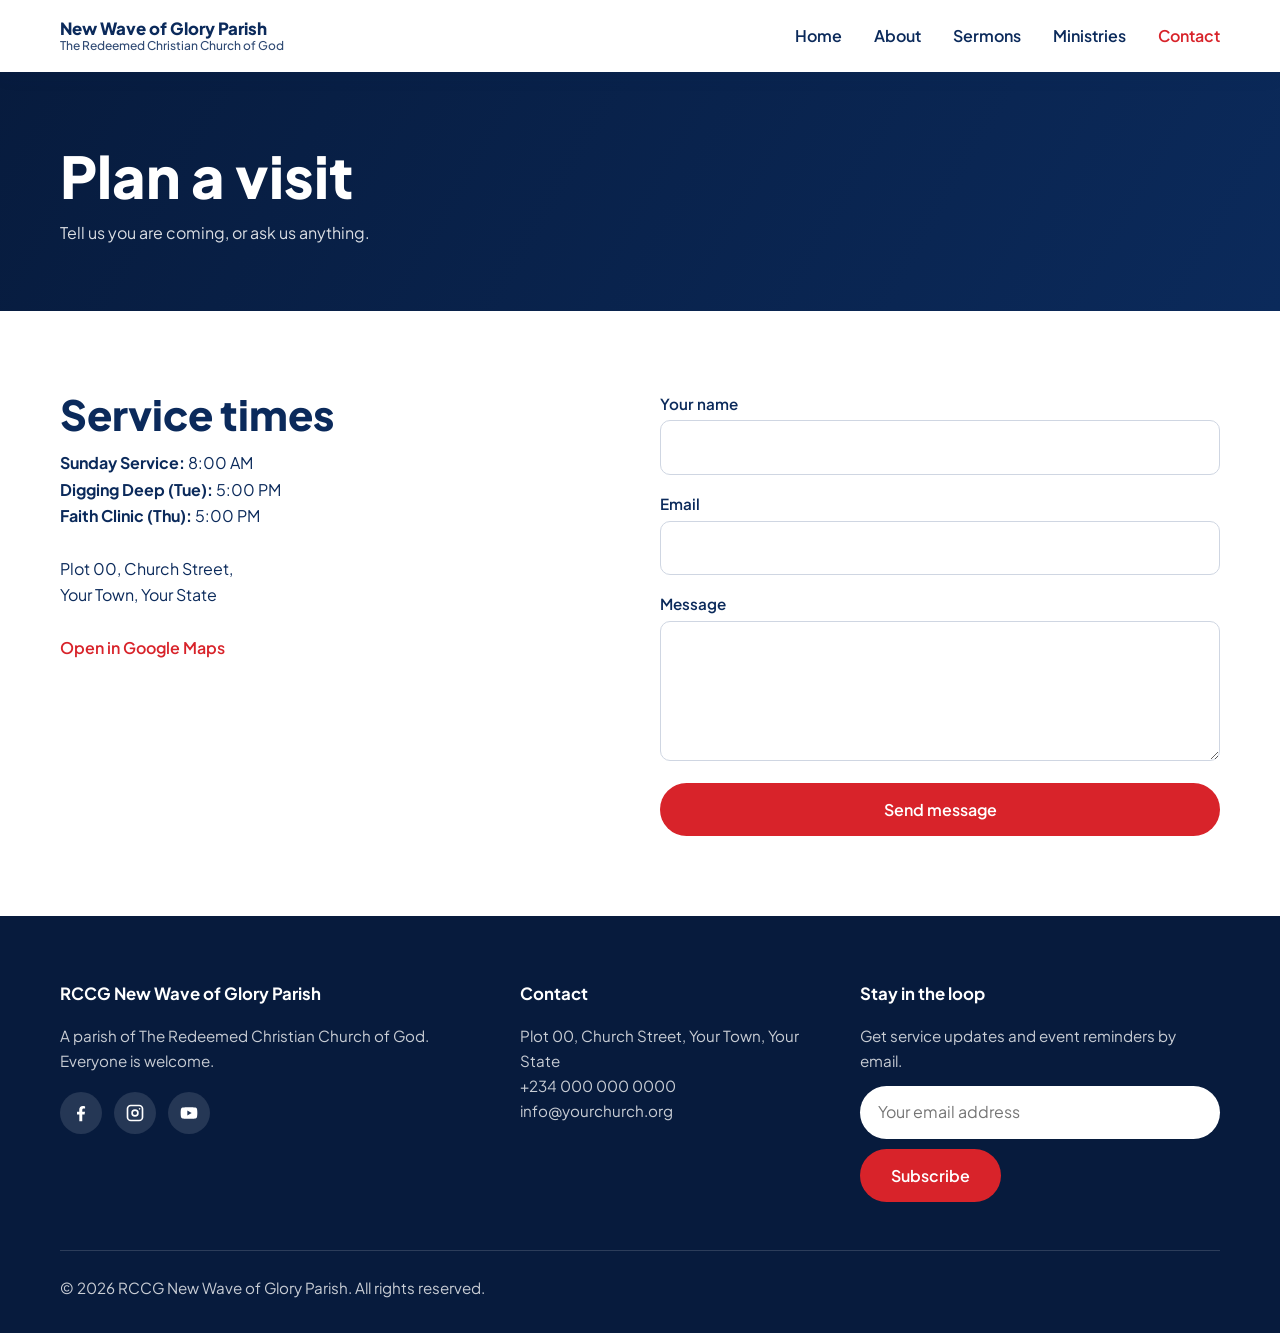
<file: contact.html>
<!DOCTYPE html>
<html lang="en"><head><meta charset="UTF-8"><meta name="viewport" content="width=device-width, initial-scale=1">
<!-- EDIT: PAGE TITLE -->
<title>Contact | RCCG New Wave of Glory Parish</title>
<link rel="preconnect" href="https://fonts.googleapis.com"><link rel="preconnect" href="https://fonts.gstatic.com" crossorigin>
<link href="https://fonts.googleapis.com/css2?family=Plus+Jakarta+Sans:wght@400;500;600;800&display=swap" rel="stylesheet">
<link rel="stylesheet" href="css/style.css"></head><body>
<!-- NAVIGATION (same on every page: edit links here and in the other 4 files) -->
<header class="site-header is-sticky" data-solid="1" id="header"><div class="container nav">
  <!-- EDIT: CHURCH NAME -->
  <a href="index.html" class="nav__brand">New Wave of Glory Parish<small>The Redeemed Christian Church of God</small></a>
  <button class="nav__toggle" id="navToggle" aria-expanded="false" aria-controls="navLinks" aria-label="Toggle menu"><span></span><span></span><span></span></button>
  <nav class="nav__links" id="navLinks" aria-label="Main">
      <a href="index.html">Home</a>
      <a href="about.html">About</a>
      <a href="sermons.html">Sermons</a>
      <a href="ministries.html">Ministries</a>
      <a href="contact.html" aria-current="page">Contact</a>
  </nav></div></header>
<main>
<!-- EDIT: PAGE BANNER -->
<section class="page-hero"><div class="container"><h1>Plan a visit</h1><p>Tell us you are coming, or ask us anything.</p></div></section>
<section class="section"><div class="container contact">
  <div class="fade-in"><h2 class="section-title">Service times</h2>
    <!-- EDIT: TIMES & ADDRESS -->
    <p><strong>Sunday Service:</strong> 8:00 AM<br><strong>Digging Deep (Tue):</strong> 5:00 PM<br><strong>Faith Clinic (Thu):</strong> 5:00 PM</p><br>
    <address style="font-style:normal">Plot 00, Church Street,<br>Your Town, Your State</address><br>
    <a class="link" href="https://maps.google.com" target="_blank" rel="noopener">Open in Google Maps</a></div>
  <!-- EDIT: FORM: set action to your form service (Formspree, Netlify, etc.) -->
  <form class="form fade-in" action="#" method="post">
    <label>Your name<input type="text" name="name" required></label>
    <label>Email<input type="email" name="email" required></label>
    <label>Message<textarea name="message" required></textarea></label>
    <button class="btn btn--primary" type="submit">Send message</button></form>
</div></section>
</main>
<!-- FOOTER (same on every page) -->
<footer class="footer"><div class="container"><div class="footer__grid">
  <div><!-- EDIT: FOOTER BLURB -->
    <h3>RCCG New Wave of Glory Parish</h3><p>A parish of The Redeemed Christian Church of God. Everyone is welcome.</p>
    <!-- EDIT: SOCIAL LINKS -->
    <div class="socials">
      <a href="https://facebook.com/" aria-label="Facebook" target="_blank" rel="noopener"><svg viewBox="0 0 24 24"><path d="M13.5 22v-8.2h2.8l.5-3.3h-3.3V8.4c0-.9.4-1.7 1.8-1.7h1.6V3.8s-1.4-.3-2.7-.3c-2.7 0-4.3 1.6-4.3 4.5v2.5H7.2v3.3H10V22z"/></svg></a>
      <a href="https://instagram.com/" aria-label="Instagram" target="_blank" rel="noopener"><svg viewBox="0 0 24 24"><path d="M7 2h10a5 5 0 015 5v10a5 5 0 01-5 5H7a5 5 0 01-5-5V7a5 5 0 015-5zm0 2a3 3 0 00-3 3v10a3 3 0 003 3h10a3 3 0 003-3V7a3 3 0 00-3-3zm5 3.5a4.5 4.5 0 110 9 4.5 4.5 0 010-9zm0 2a2.5 2.5 0 100 5 2.5 2.5 0 000-5zM17.5 6a1 1 0 110 2 1 1 0 010-2z"/></svg></a>
      <a href="https://youtube.com/" aria-label="YouTube" target="_blank" rel="noopener"><svg viewBox="0 0 24 24"><path d="M21.6 7.2a2.5 2.5 0 00-1.8-1.8C18.200 5 12 5 12 5s-6.200 0-7.800.4a2.500 2.500 0 00-1.800 1.800C2 8.800 2 12 2 12s0 3.200.4 4.800a2.500 2.500 0 001.800 1.800C5.800 19 12 19 12 19s6.200 0 7.800-.4a2.500 2.500 0 001.800-1.800c.4-1.600.4-4.800.4-4.800s0-3.200-.4-4.800zM10 15V9l5.200 3z"/></svg></a>
    </div></div>
  <div><!-- EDIT: CONTACT DETAILS -->
    <h3>Contact</h3><address>Plot 00, Church Street, Your Town, Your State<br><a href="tel:+2340000000000">+234 000 000 0000</a><br><a href="mailto:info@yourchurch.org">info@yourchurch.org</a></address></div>
  <div><!-- EDIT: NEWSLETTER (set form action to your email provider) -->
    <h3>Stay in the loop</h3><p>Get service updates and event reminders by email.</p>
    <form class="newsletter" action="#" method="post"><label for="nl" class="sr-only">Email address</label>
      <input type="email" id="nl" name="email" placeholder="Your email address" required><button type="submit" class="btn btn--primary">Subscribe</button></form></div>
</div><!-- EDIT: COPYRIGHT -->
<p class="footer__bottom">&copy; 2026 RCCG New Wave of Glory Parish. All rights reserved.</p></div></footer>
<script src="js/main.js"></script></body></html>
</file>
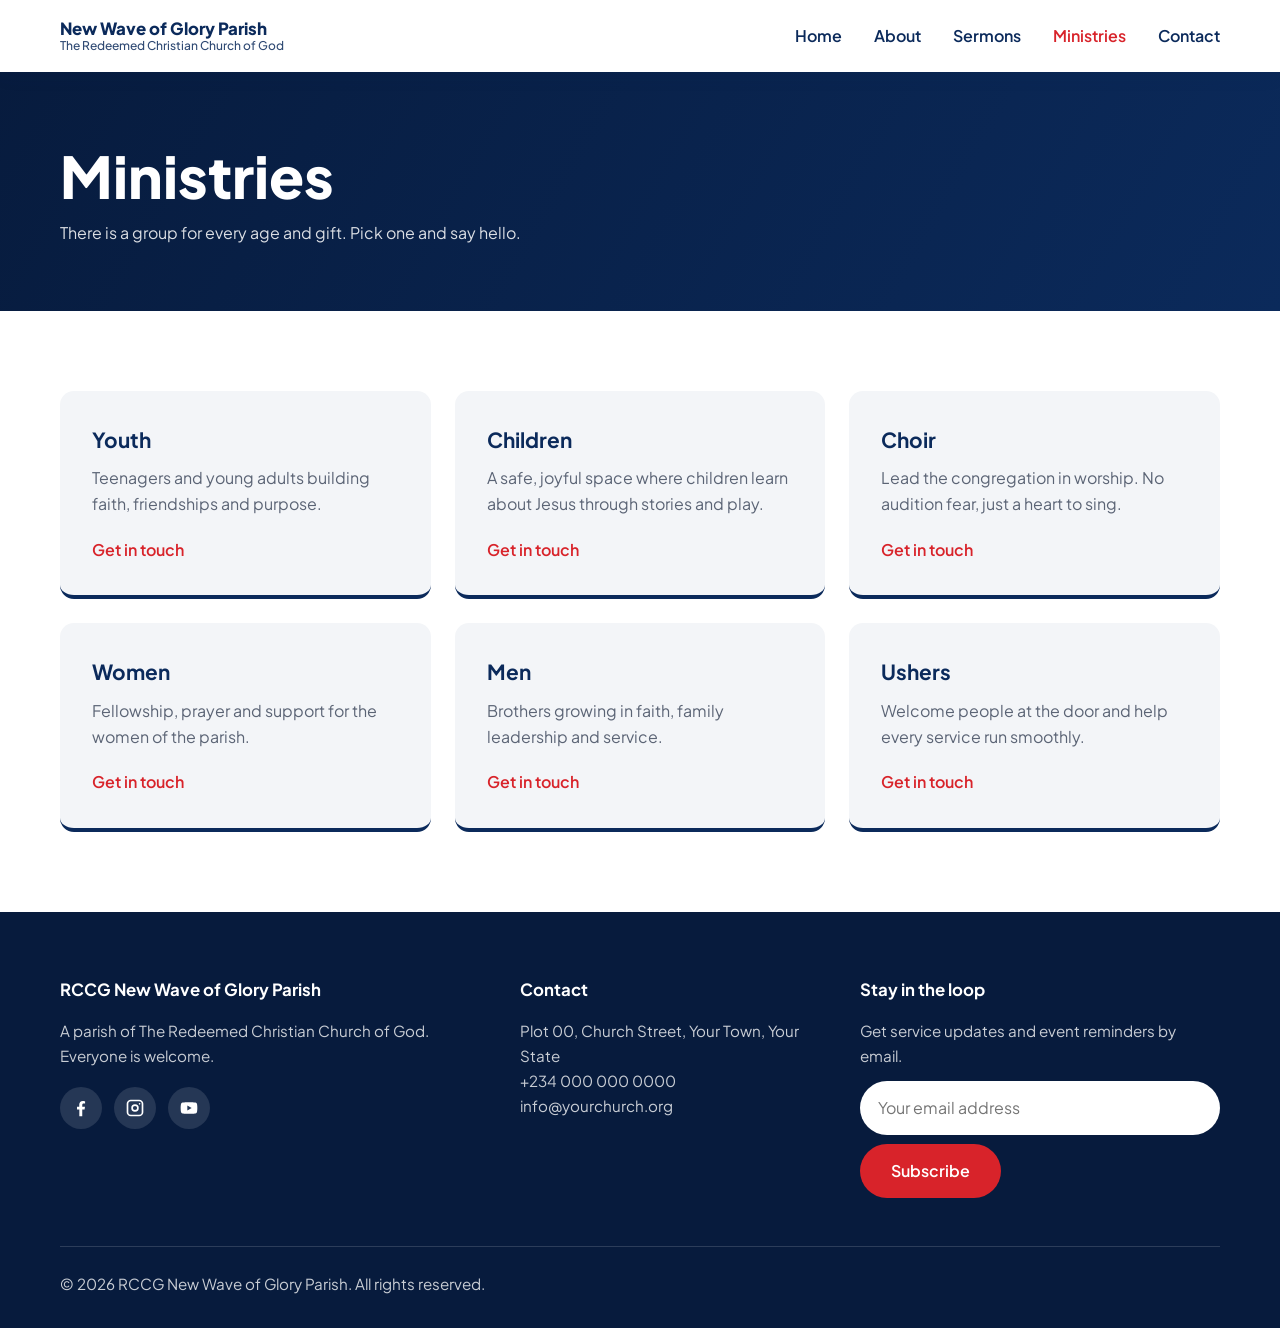
<file: ministries.html>
<!DOCTYPE html>
<html lang="en"><head><meta charset="UTF-8"><meta name="viewport" content="width=device-width, initial-scale=1">
<!-- EDIT: PAGE TITLE -->
<title>Ministries | RCCG New Wave of Glory Parish</title>
<link rel="preconnect" href="https://fonts.googleapis.com"><link rel="preconnect" href="https://fonts.gstatic.com" crossorigin>
<link href="https://fonts.googleapis.com/css2?family=Plus+Jakarta+Sans:wght@400;500;600;800&display=swap" rel="stylesheet">
<link rel="stylesheet" href="css/style.css"></head><body>
<!-- NAVIGATION (same on every page: edit links here and in the other 4 files) -->
<header class="site-header is-sticky" data-solid="1" id="header"><div class="container nav">
  <!-- EDIT: CHURCH NAME -->
  <a href="index.html" class="nav__brand">New Wave of Glory Parish<small>The Redeemed Christian Church of God</small></a>
  <button class="nav__toggle" id="navToggle" aria-expanded="false" aria-controls="navLinks" aria-label="Toggle menu"><span></span><span></span><span></span></button>
  <nav class="nav__links" id="navLinks" aria-label="Main">
      <a href="index.html">Home</a>
      <a href="about.html">About</a>
      <a href="sermons.html">Sermons</a>
      <a href="ministries.html" aria-current="page">Ministries</a>
      <a href="contact.html">Contact</a>
  </nav></div></header>
<main>
<!-- EDIT: PAGE BANNER -->
<section class="page-hero"><div class="container"><h1>Ministries</h1><p>There is a group for every age and gift. Pick one and say hello.</p></div></section>
<section class="section"><div class="container"><div class="ministries">
  <!-- EDIT: MINISTRY 1 --><article class="ministry fade-in"><h3>Youth</h3><p>Teenagers and young adults building faith, friendships and purpose.</p><a href="contact.html">Get in touch</a></article>
  <!-- EDIT: MINISTRY 2 --><article class="ministry fade-in"><h3>Children</h3><p>A safe, joyful space where children learn about Jesus through stories and play.</p><a href="contact.html">Get in touch</a></article>
  <!-- EDIT: MINISTRY 3 --><article class="ministry fade-in"><h3>Choir</h3><p>Lead the congregation in worship. No audition fear, just a heart to sing.</p><a href="contact.html">Get in touch</a></article>
  <!-- EDIT: MINISTRY 4 --><article class="ministry fade-in"><h3>Women</h3><p>Fellowship, prayer and support for the women of the parish.</p><a href="contact.html">Get in touch</a></article>
  <!-- EDIT: MINISTRY 5 --><article class="ministry fade-in"><h3>Men</h3><p>Brothers growing in faith, family leadership and service.</p><a href="contact.html">Get in touch</a></article>
  <!-- EDIT: MINISTRY 6 --><article class="ministry fade-in"><h3>Ushers</h3><p>Welcome people at the door and help every service run smoothly.</p><a href="contact.html">Get in touch</a></article>
</div></div></section>
</main>
<!-- FOOTER (same on every page) -->
<footer class="footer"><div class="container"><div class="footer__grid">
  <div><!-- EDIT: FOOTER BLURB -->
    <h3>RCCG New Wave of Glory Parish</h3><p>A parish of The Redeemed Christian Church of God. Everyone is welcome.</p>
    <!-- EDIT: SOCIAL LINKS -->
    <div class="socials">
      <a href="https://facebook.com/" aria-label="Facebook" target="_blank" rel="noopener"><svg viewBox="0 0 24 24"><path d="M13.5 22v-8.2h2.8l.5-3.3h-3.3V8.4c0-.9.4-1.7 1.8-1.7h1.6V3.8s-1.4-.3-2.7-.3c-2.7 0-4.3 1.6-4.3 4.5v2.5H7.2v3.3H10V22z"/></svg></a>
      <a href="https://instagram.com/" aria-label="Instagram" target="_blank" rel="noopener"><svg viewBox="0 0 24 24"><path d="M7 2h10a5 5 0 015 5v10a5 5 0 01-5 5H7a5 5 0 01-5-5V7a5 5 0 015-5zm0 2a3 3 0 00-3 3v10a3 3 0 003 3h10a3 3 0 003-3V7a3 3 0 00-3-3zm5 3.5a4.5 4.5 0 110 9 4.5 4.5 0 010-9zm0 2a2.5 2.5 0 100 5 2.5 2.5 0 000-5zM17.5 6a1 1 0 110 2 1 1 0 010-2z"/></svg></a>
      <a href="https://youtube.com/" aria-label="YouTube" target="_blank" rel="noopener"><svg viewBox="0 0 24 24"><path d="M21.6 7.2a2.5 2.5 0 00-1.8-1.8C18.200 5 12 5 12 5s-6.200 0-7.800.4a2.500 2.500 0 00-1.800 1.800C2 8.800 2 12 2 12s0 3.200.4 4.800a2.500 2.500 0 001.800 1.800C5.800 19 12 19 12 19s6.200 0 7.800-.4a2.500 2.500 0 001.800-1.800c.4-1.600.4-4.800.4-4.800s0-3.200-.4-4.800zM10 15V9l5.200 3z"/></svg></a>
    </div></div>
  <div><!-- EDIT: CONTACT DETAILS -->
    <h3>Contact</h3><address>Plot 00, Church Street, Your Town, Your State<br><a href="tel:+2340000000000">+234 000 000 0000</a><br><a href="mailto:info@yourchurch.org">info@yourchurch.org</a></address></div>
  <div><!-- EDIT: NEWSLETTER (set form action to your email provider) -->
    <h3>Stay in the loop</h3><p>Get service updates and event reminders by email.</p>
    <form class="newsletter" action="#" method="post"><label for="nl" class="sr-only">Email address</label>
      <input type="email" id="nl" name="email" placeholder="Your email address" required><button type="submit" class="btn btn--primary">Subscribe</button></form></div>
</div><!-- EDIT: COPYRIGHT -->
<p class="footer__bottom">&copy; 2026 RCCG New Wave of Glory Parish. All rights reserved.</p></div></footer>
<script src="js/main.js"></script></body></html>
</file>
<file: css/style.css>
/* =====================================================
   THEME VARIABLES: change the whole look from here
   ===================================================== */
:root{--navy:#0B2A5B;--navy-dark:#071b3d;--red:#D8232A;--red-dark:#b51a20;--white:#fff;--gray-light:#F3F5F8;--gray-mid:#5b6475;
--font:"Plus Jakarta Sans",system-ui,-apple-system,"Segoe UI",Roboto,sans-serif;--radius:14px;--shadow:0 18px 40px rgba(11,42,91,.14);--max:1160px}
*,*::before,*::after{box-sizing:border-box;margin:0;padding:0}
html{scroll-behavior:smooth;scroll-padding-top:80px}
body{font-family:var(--font);color:var(--navy);background:var(--white);line-height:1.65}
img,video{display:block;max-width:100%}a{color:inherit;text-decoration:none}ul{list-style:none}
:focus-visible{outline:3px solid var(--red);outline-offset:3px}
.container{width:min(var(--max),100% - 2.5rem);margin-inline:auto}
.section{padding:5rem 0}.section--gray{background:var(--gray-light)}
.section-title{font-size:clamp(1.8rem,4vw,2.6rem);font-weight:800;line-height:1.15;margin-bottom:.75rem}
.section-intro{color:var(--gray-mid);max-width:56ch;margin-bottom:2.5rem}
.btn{display:inline-block;padding:.9rem 1.8rem;border-radius:999px;font-weight:600;border:2px solid transparent;cursor:pointer;font-family:inherit;font-size:1rem;transition:background .25s,color .25s}
.btn--primary{background:var(--red);color:var(--white)}.btn--primary:hover{background:var(--red-dark)}
.btn--outline{border-color:var(--white);color:var(--white)}.btn--outline:hover{background:var(--white);color:var(--navy)}
/* Navigation */
.site-header{position:fixed;inset:0 0 auto 0;z-index:100;transition:background .3s,box-shadow .3s}
.site-header.is-sticky{background:var(--white);box-shadow:0 2px 18px rgba(11,42,91,.1)}
.nav{display:flex;align-items:center;justify-content:space-between;height:72px}
.nav__brand{font-weight:800;font-size:1.05rem;color:var(--white);line-height:1.2}
.nav__brand small{display:block;font-weight:500;font-size:.75rem;opacity:.85}
.is-sticky .nav__brand{color:var(--navy)}
.nav__links{display:none;position:absolute;top:72px;left:0;right:0;background:var(--white);flex-direction:column;padding:1rem 1.25rem 1.5rem;box-shadow:var(--shadow)}
.nav__links.is-open{display:flex}
.nav__links a{padding:.7rem 0;font-weight:600;color:var(--navy)}
.nav__links a:hover,.nav__links a[aria-current]{color:var(--red)}
.nav__toggle{background:none;border:0;cursor:pointer;padding:.5rem;display:grid;gap:5px}
.nav__toggle span{width:26px;height:3px;border-radius:3px;background:var(--white);transition:transform .3s,opacity .3s,background .3s}
.is-sticky .nav__toggle span{background:var(--navy)}
.nav__toggle[aria-expanded=true] span:nth-child(1){transform:translateY(8px) rotate(45deg)}
.nav__toggle[aria-expanded=true] span:nth-child(2){opacity:0}
.nav__toggle[aria-expanded=true] span:nth-child(3){transform:translateY(-8px) rotate(-45deg)}
/* Home hero */
.hero{position:relative;min-height:100svh;display:flex;align-items:center;color:var(--white);background:var(--navy) center/cover no-repeat;overflow:hidden}
.hero__video{position:absolute;inset:0;width:100%;height:100%;object-fit:cover}
.hero__overlay{position:absolute;inset:0;background:linear-gradient(100deg,rgba(7,27,61,.88) 20%,rgba(7,27,61,.35))}
.hero__content{position:relative;padding:7rem 0 9rem;max-width:720px}
.hero h1{font-size:clamp(2.6rem,8vw,5rem);font-weight:800;line-height:1.05;margin-bottom:1.2rem}
.hero p{font-size:1.15rem;max-width:46ch;opacity:.92;margin-bottom:2rem}
.hero__actions{display:flex;flex-wrap:wrap;gap:1rem}
/* Inner page banner */
.page-hero{background:linear-gradient(120deg,var(--navy-dark),var(--navy));color:var(--white);padding:9rem 0 4rem}
.page-hero h1{font-size:clamp(2.2rem,6vw,3.6rem);font-weight:800;line-height:1.1}
.page-hero p{opacity:.85;max-width:52ch;margin-top:.8rem}
/* Visit card */
.visit{position:relative;z-index:5;margin-top:-4.5rem}
.visit__card{background:var(--white);border-radius:var(--radius);box-shadow:var(--shadow);padding:2rem;display:grid;gap:1.75rem;border-top:5px solid var(--red)}
.visit__card h2{font-size:1.1rem;margin-bottom:.4rem}.visit__time{font-size:1.5rem;font-weight:800}
.visit__card p,.visit__card address{color:var(--gray-mid);font-style:normal}
.link{color:var(--red);font-weight:600}
/* About */
.about{display:grid;gap:2.5rem;align-items:center}
.about__text p{color:var(--gray-mid);margin-bottom:1rem}
.about__text blockquote{border-left:4px solid var(--red);padding-left:1rem;font-weight:600;margin:1.5rem 0}
.about__photo{border-radius:var(--radius);box-shadow:var(--shadow);aspect-ratio:4/3;object-fit:cover;width:100%;background:var(--gray-light)}
/* Cards grids */
.sermons,.ministries{display:grid;gap:1.5rem}
.sermon{background:var(--white);border-radius:var(--radius);overflow:hidden;box-shadow:0 6px 22px rgba(11,42,91,.08)}
.sermon__thumb{position:relative;display:block;overflow:hidden;aspect-ratio:16/9;background:var(--navy)}
.sermon__thumb img{width:100%;height:100%;object-fit:cover;transition:transform .5s ease}
.sermon__thumb:hover img,.sermon__thumb:focus-visible img{transform:scale(1.08)}
.sermon__play{position:absolute;inset:0;display:grid;place-items:center;background:rgba(7,27,61,.3);transition:background .3s}
.sermon__thumb:hover .sermon__play{background:rgba(7,27,61,.5)}
.sermon__play svg{width:64px;height:64px;padding:18px 14px 18px 22px;border-radius:50%;background:var(--red);fill:var(--white);box-shadow:0 6px 18px rgba(0,0,0,.3)}
.sermon__body{padding:1.25rem 1.4rem 1.5rem}.sermon__body h3{font-size:1.15rem;line-height:1.3;margin-bottom:.3rem}
.sermon__body p{color:var(--gray-mid);font-size:.92rem}
.ministry{background:var(--gray-light);border-radius:var(--radius);padding:2rem;border-bottom:4px solid var(--navy);transition:transform .3s,border-color .3s}
.ministry:hover{transform:translateY(-6px);border-color:var(--red)}
.ministry h3{font-size:1.3rem;margin-bottom:.5rem}.ministry p{color:var(--gray-mid);margin-bottom:1.2rem}.ministry a{font-weight:600;color:var(--red)}
.center{text-align:center;margin-top:2.5rem}
/* Contact form */
.contact{display:grid;gap:2.5rem}
.form{display:grid;gap:1rem}
.form label{font-weight:600;font-size:.95rem}
.form input,.form textarea{width:100%;padding:.85rem 1rem;border:1px solid #cfd6e2;border-radius:10px;font:inherit;margin-top:.3rem}
.form textarea{min-height:140px;resize:vertical}
/* CTA band */
.cta{background:var(--red);color:var(--white);text-align:center;padding:4rem 0}
.cta h2{font-size:clamp(1.6rem,4vw,2.2rem);margin-bottom:1.2rem}
.cta .btn{background:var(--white);color:var(--red)}.cta .btn:hover{background:var(--navy);color:var(--white)}
/* Footer */
.footer{background:var(--navy-dark);color:var(--white);padding:4rem 0 2rem}
.footer__grid{display:grid;gap:2.5rem;margin-bottom:3rem}.footer h3{font-size:1.05rem;margin-bottom:.9rem}
.footer p,.footer li,.footer address{color:rgba(255,255,255,.78);font-style:normal;font-size:.95rem}
.footer a:hover{color:var(--white);text-decoration:underline}
.socials{display:flex;gap:.75rem;margin-top:1.2rem}
.socials a{width:42px;height:42px;display:grid;place-items:center;border-radius:50%;background:rgba(255,255,255,.12);transition:background .25s}
.socials a:hover{background:var(--red);text-decoration:none}.socials svg{width:20px;height:20px;fill:var(--white)}
.newsletter{display:flex;flex-wrap:wrap;gap:.6rem;margin-top:.8rem}
.newsletter input{flex:1 1 200px;padding:.85rem 1.1rem;border-radius:999px;border:0;font:inherit}
.footer__bottom{border-top:1px solid rgba(255,255,255,.15);padding-top:1.5rem;font-size:.85rem;color:rgba(255,255,255,.6)}
.sr-only{position:absolute;left:-9999px}
/* Scroll fade-in */
.fade-in{opacity:0;transform:translateY(24px);transition:opacity .8s ease,transform .8s ease}.fade-in.is-visible{opacity:1;transform:none}
@media(min-width:700px){.visit__card{grid-template-columns:repeat(3,1fr);padding:2.5rem}.sermons,.ministries{grid-template-columns:repeat(2,1fr)}.footer__grid{grid-template-columns:repeat(2,1fr)}}
@media(min-width:960px){.nav__toggle{display:none}
.nav__links{display:flex;position:static;flex-direction:row;gap:2rem;padding:0;background:none;box-shadow:none}
.nav__links a{color:var(--white);padding:0}.is-sticky .nav__links a{color:var(--navy)}
.nav__links a:hover,.nav__links a[aria-current]{color:var(--red)}
.about{grid-template-columns:1fr 1fr;gap:4rem}.sermons,.ministries{grid-template-columns:repeat(3,1fr)}.contact{grid-template-columns:1fr 1fr}.footer__grid{grid-template-columns:1.4fr 1fr 1.2fr}}
@media(prefers-reduced-motion:reduce){html{scroll-behavior:auto}.fade-in{opacity:1;transform:none;transition:none}.sermon__thumb img,.ministry{transition:none}}
</file>
